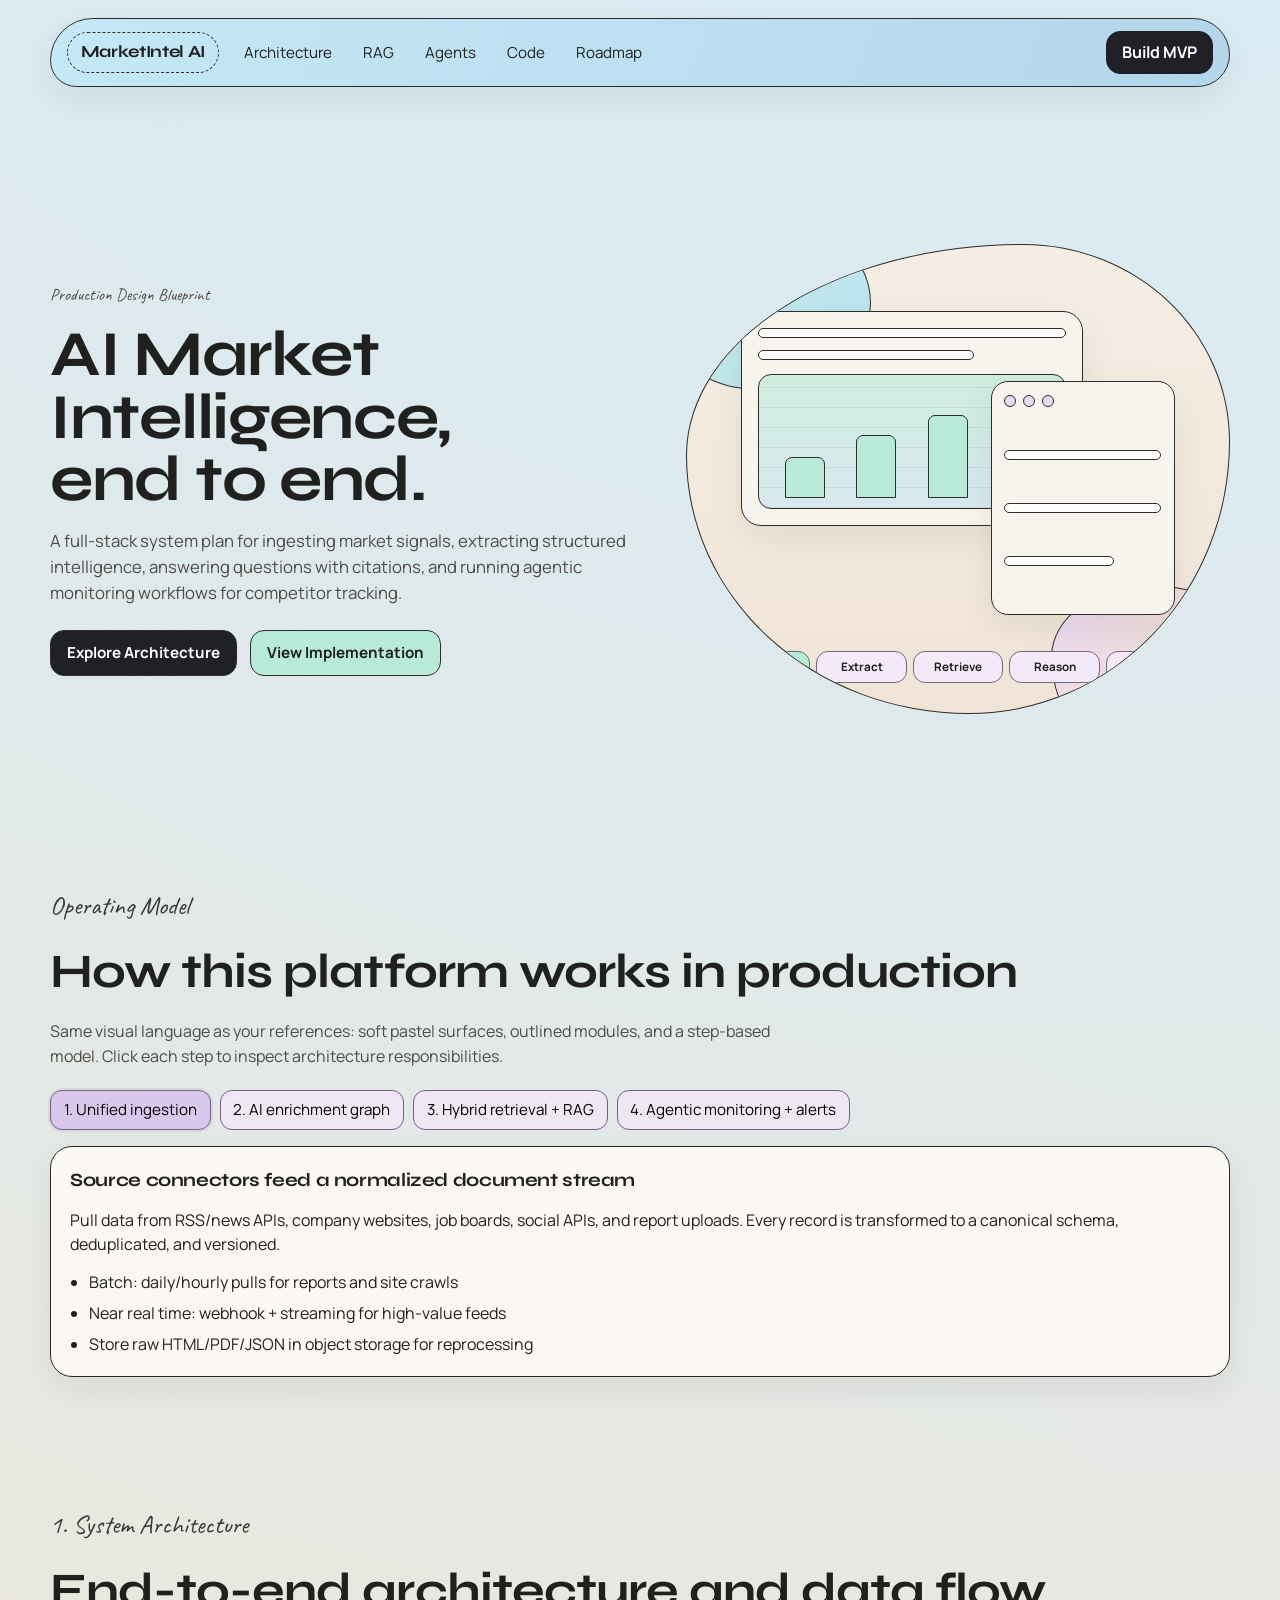
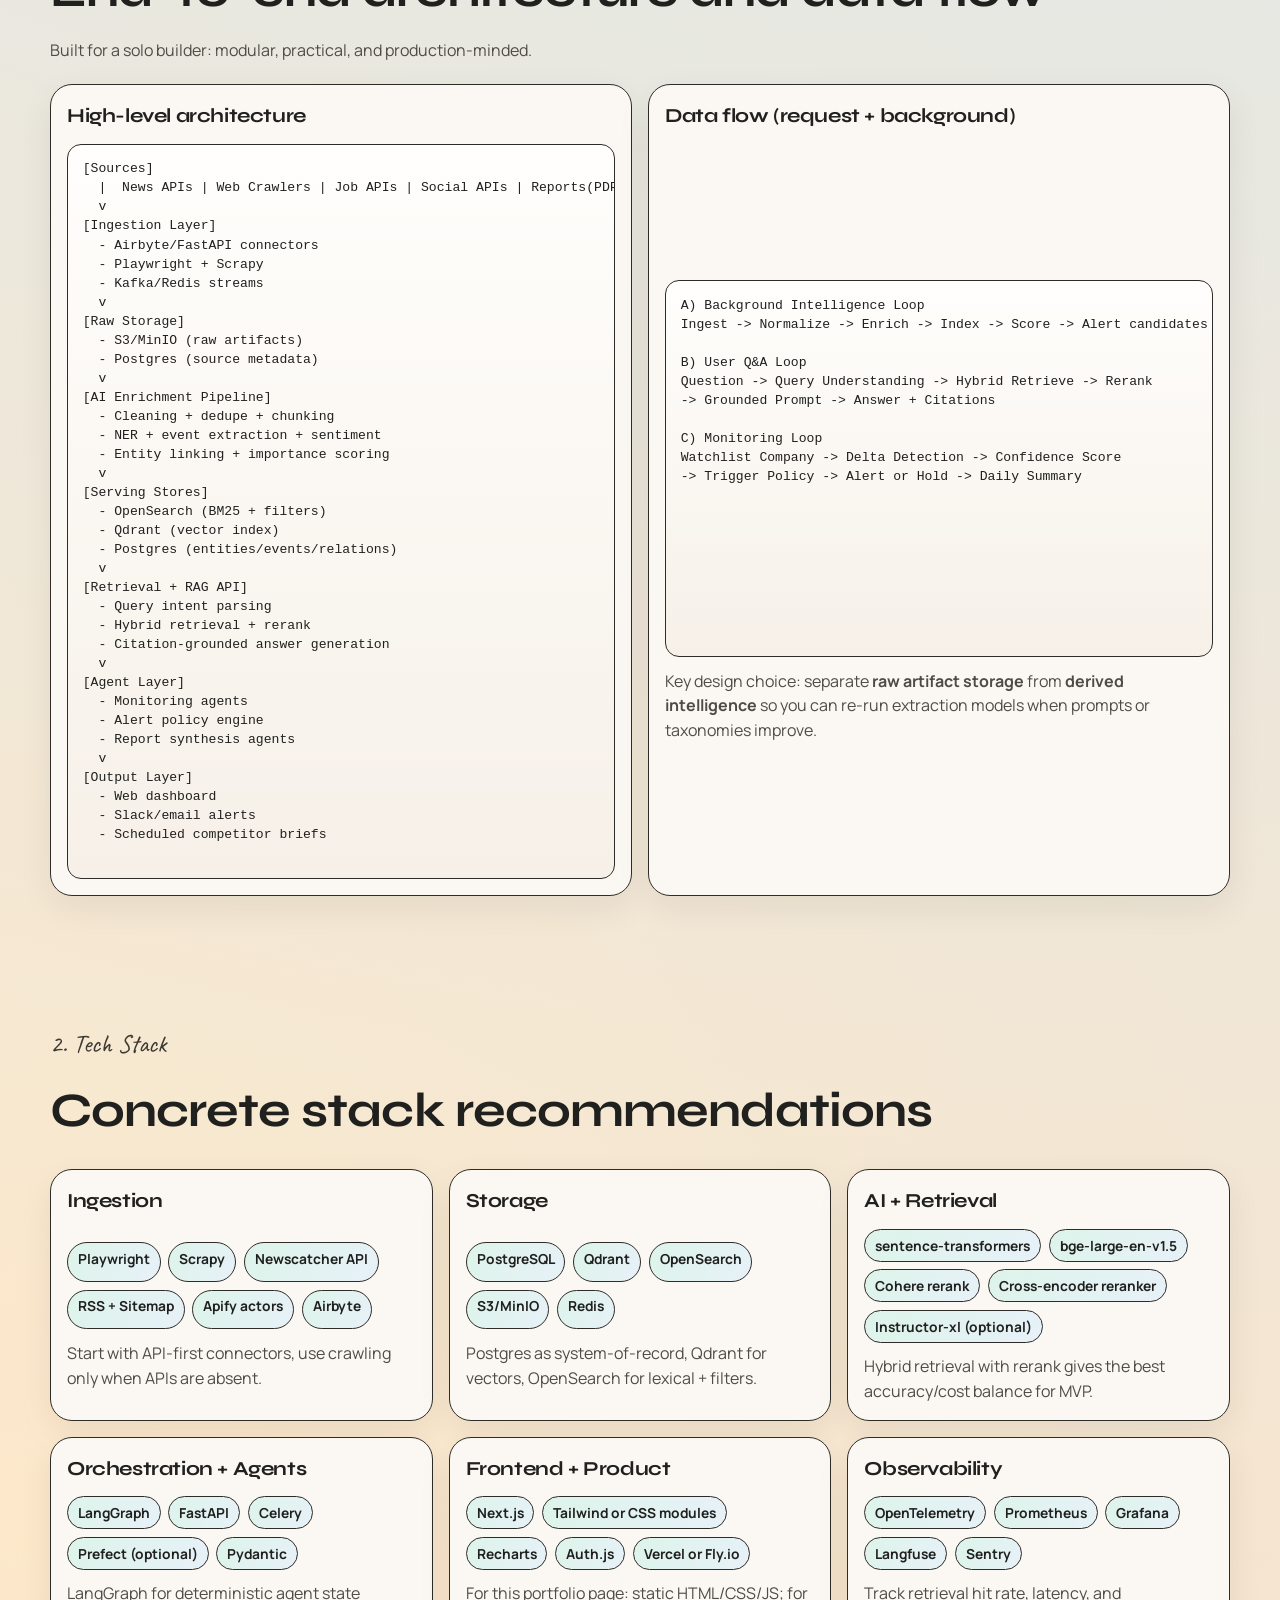
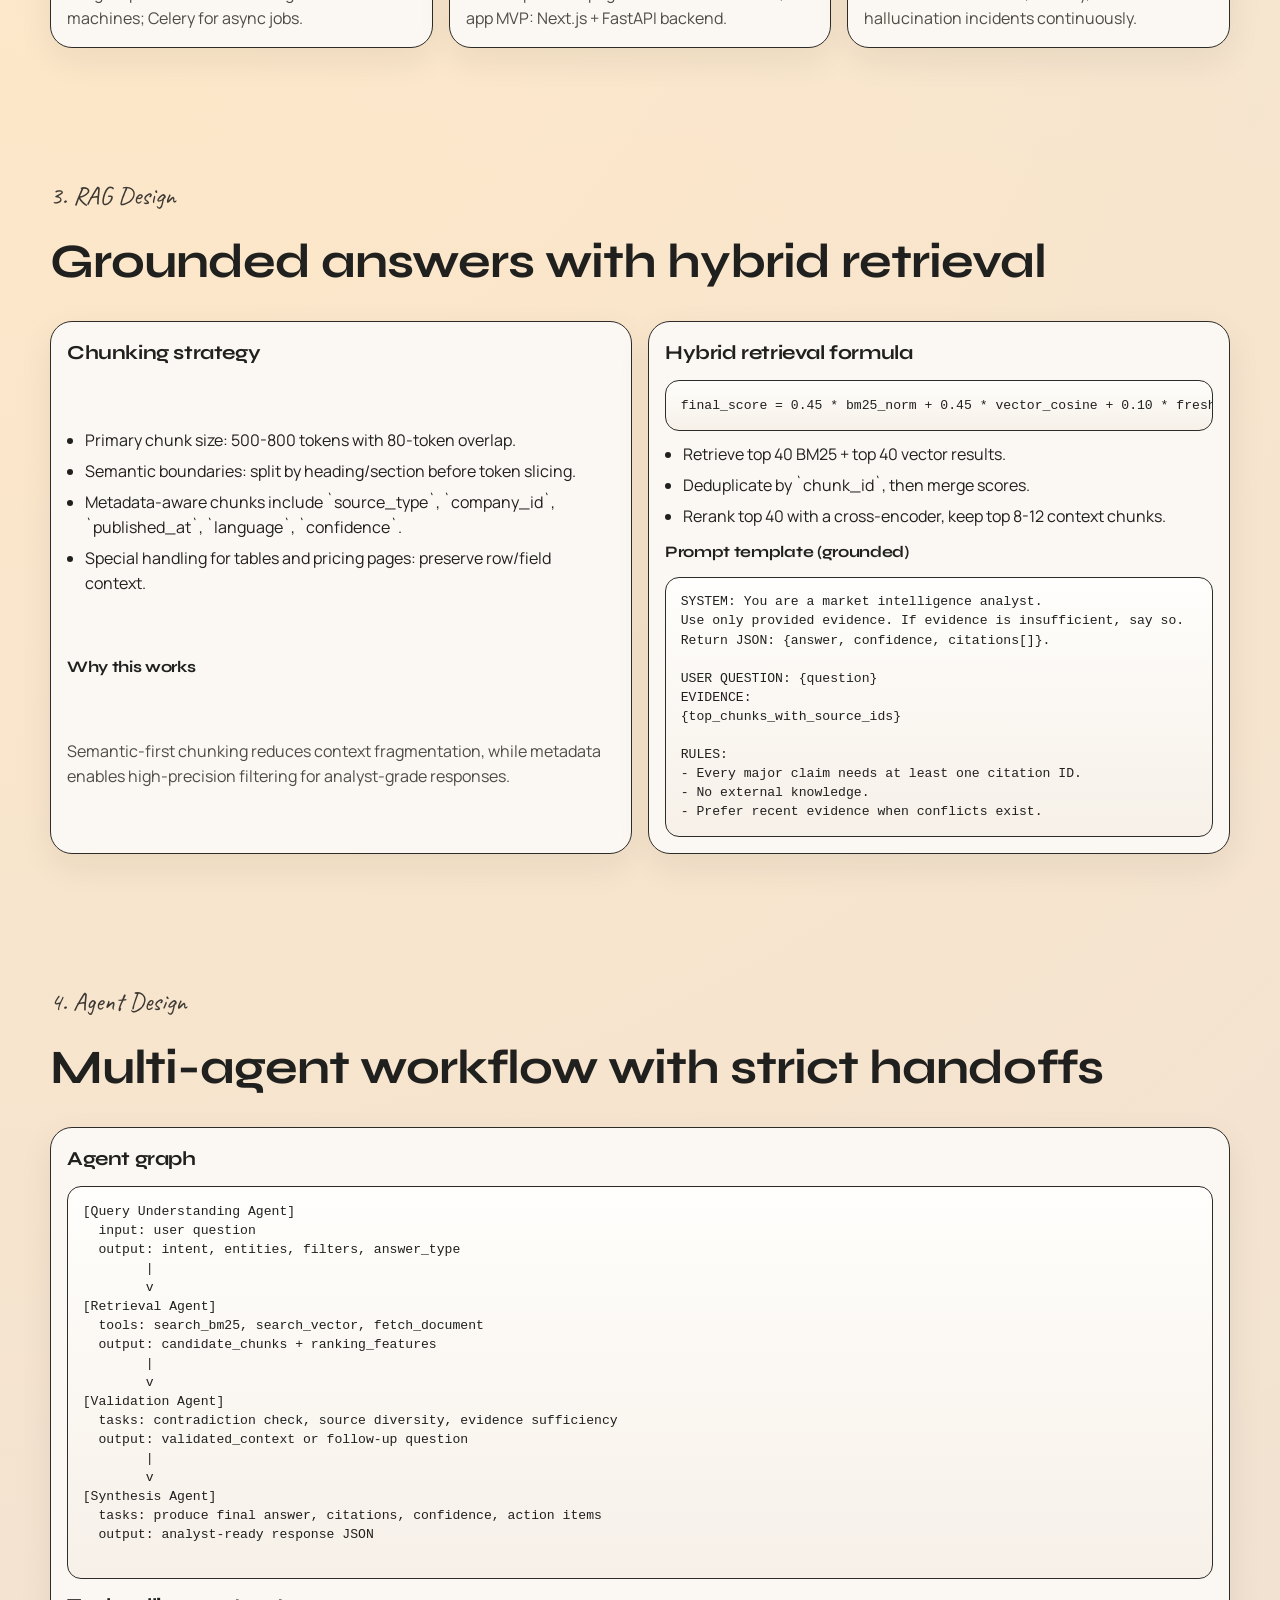
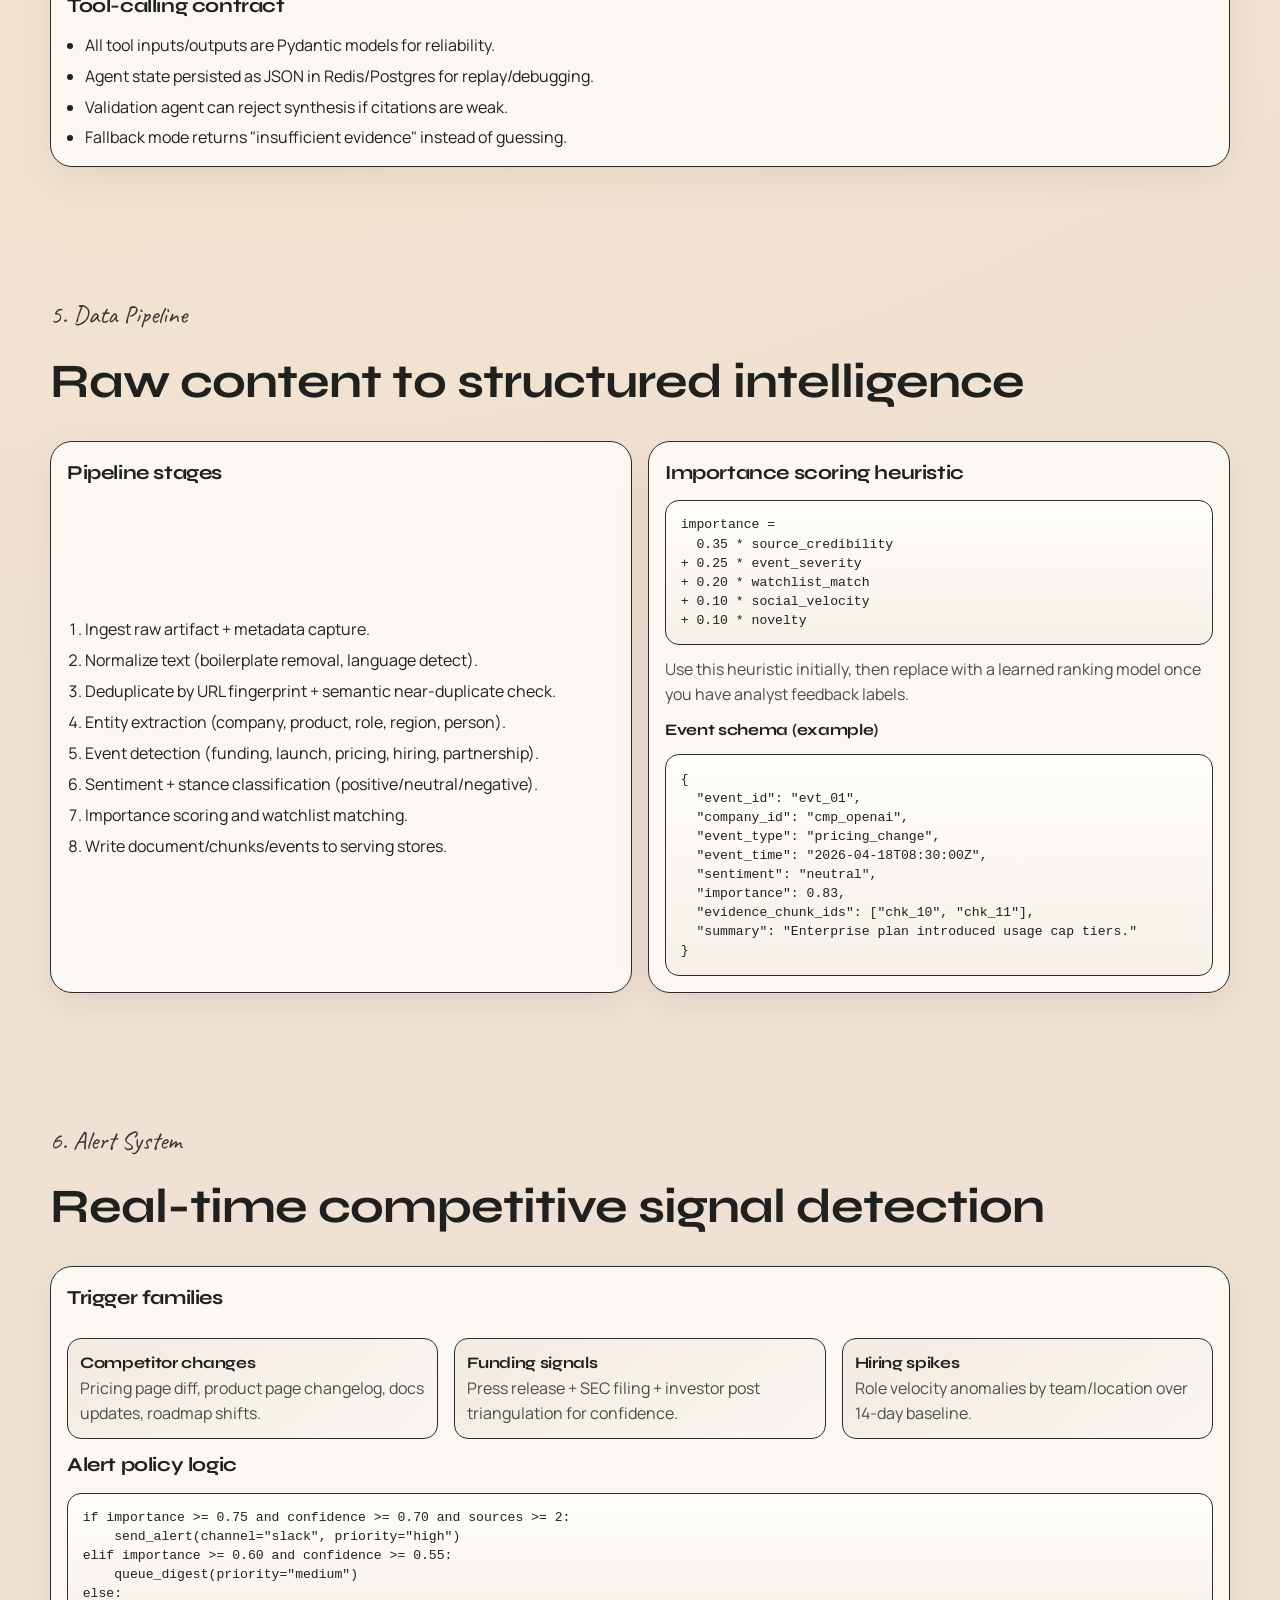
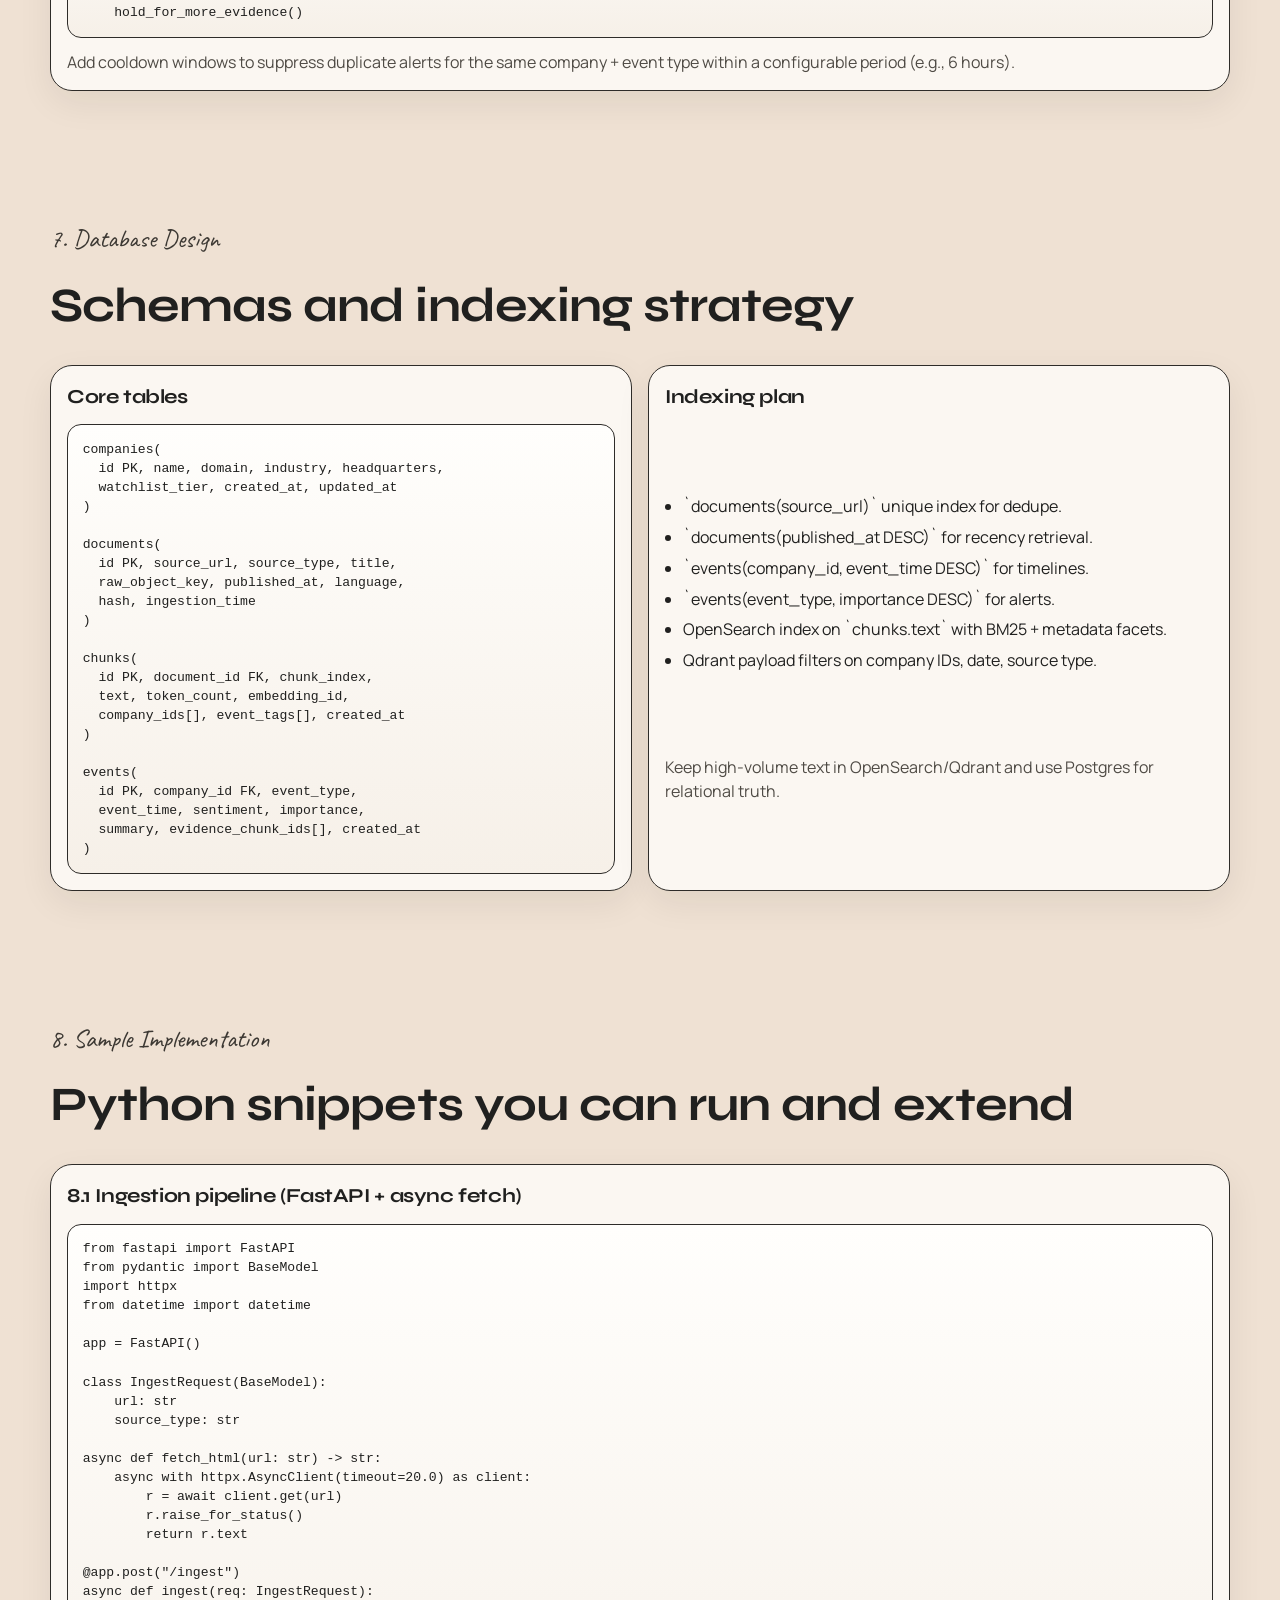
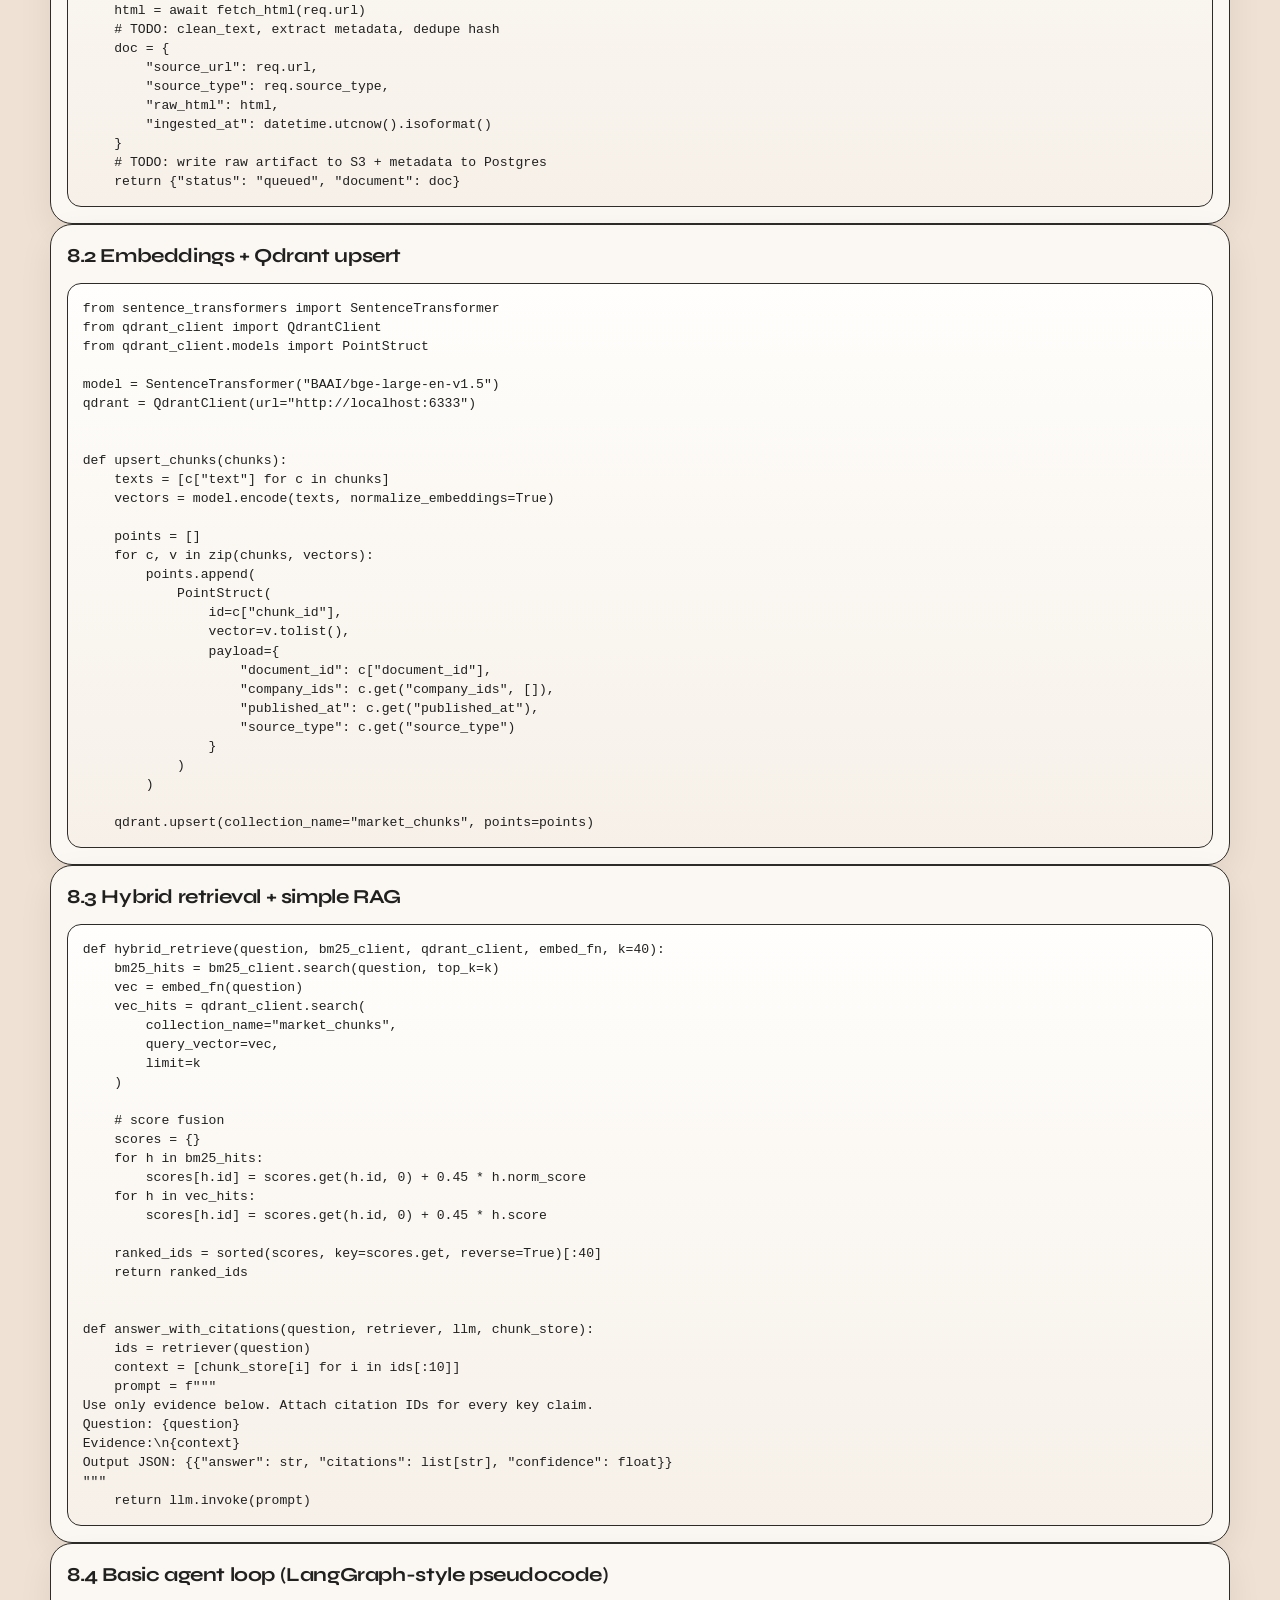
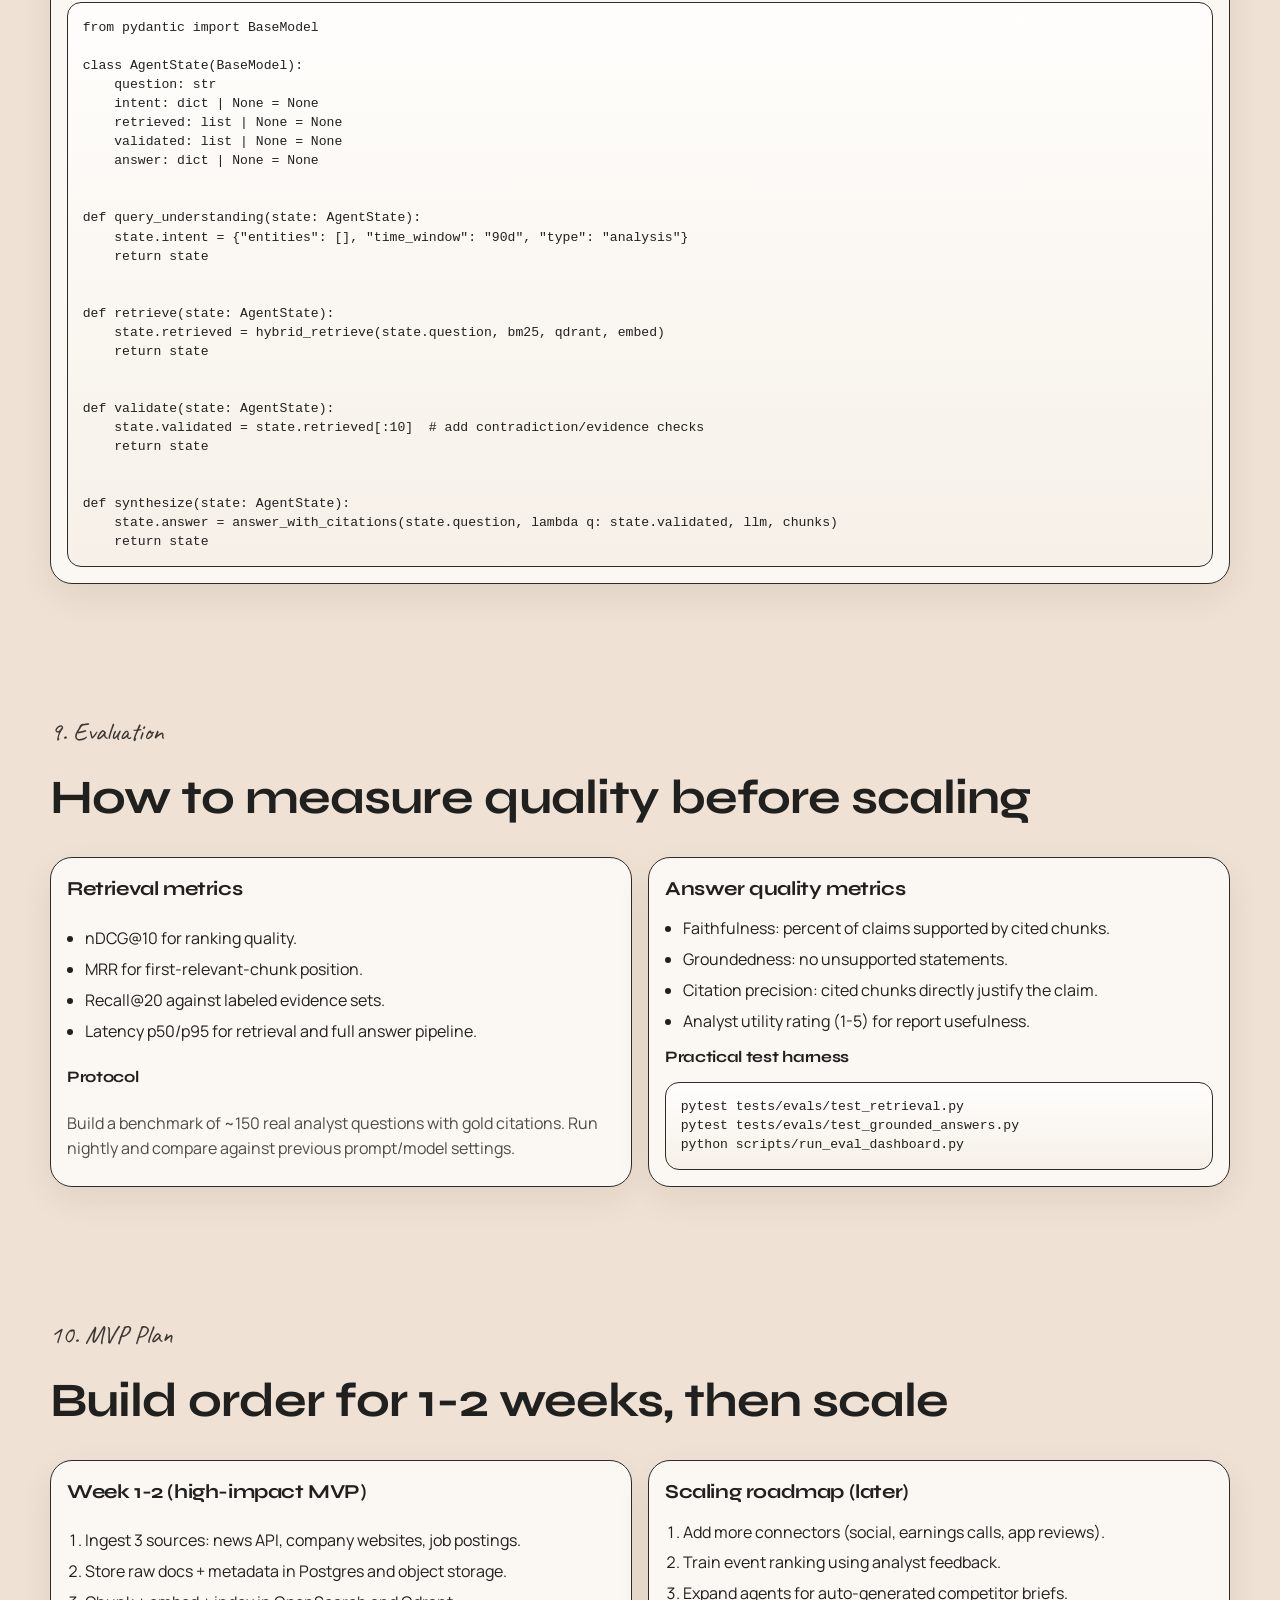
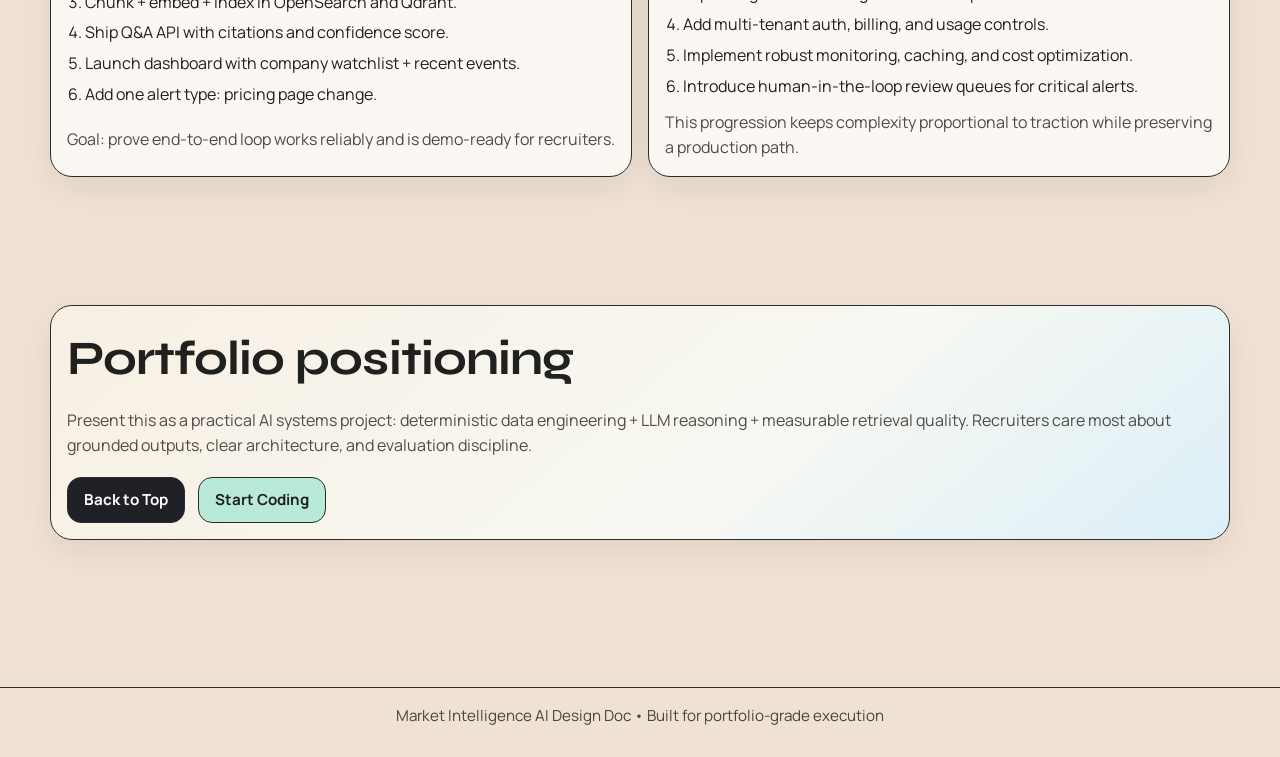
<file: index.html>
<!DOCTYPE html>
<html lang="en">
  <head>
    <meta charset="UTF-8" />
    <meta name="viewport" content="width=device-width, initial-scale=1.0" />
    <title>Market Intelligence AI | System Design + Build Plan</title>
    <link rel="preconnect" href="https://fonts.googleapis.com" />
    <link rel="preconnect" href="https://fonts.gstatic.com" crossorigin />
    <link
      href="https://fonts.googleapis.com/css2?family=Caveat:wght@500;700&family=Manrope:wght@400;500;600;700;800&family=Syne:wght@500;600;700;800&display=swap"
      rel="stylesheet"
    />
    <link rel="stylesheet" href="styles.css" />
  </head>
  <body>
    <div class="page-noise" aria-hidden="true"></div>

    <header class="topbar">
      <div class="nav-blob">
        <a class="brand" href="#top">MarketIntel AI</a>
        <nav>
          <a href="#architecture">Architecture</a>
          <a href="#rag">RAG</a>
          <a href="#agents">Agents</a>
          <a href="#implementation">Code</a>
          <a href="#mvp">Roadmap</a>
        </nav>
        <a class="cta" href="#mvp">Build MVP</a>
      </div>
    </header>

    <main id="top">
      <section class="hero section reveal">
        <div class="hero-copy">
          <p class="eyebrow">Production Design Blueprint</p>
          <h1>AI Market Intelligence,<br />end to end.</h1>
          <p>
            A full-stack system plan for ingesting market signals, extracting structured
            intelligence, answering questions with citations, and running agentic monitoring
            workflows for competitor tracking.
          </p>
          <div class="hero-actions">
            <a class="btn primary" href="#architecture">Explore Architecture</a>
            <a class="btn secondary" href="#implementation">View Implementation</a>
          </div>
        </div>

        <div class="hero-illustration" aria-hidden="true">
          <div class="blob blob-a"></div>
          <div class="blob blob-b"></div>
          <div class="panel main-panel">
            <div class="line"></div>
            <div class="line short"></div>
            <div class="chart">
              <span></span><span></span><span></span><span></span>
            </div>
          </div>
          <div class="panel side-panel">
            <div class="dot-row"><i></i><i></i><i></i></div>
            <div class="line"></div>
            <div class="line"></div>
            <div class="line short"></div>
          </div>
          <div class="workflow">
            <div class="node active">Ingest</div>
            <div class="node">Extract</div>
            <div class="node">Retrieve</div>
            <div class="node">Reason</div>
            <div class="node">Alert</div>
          </div>
        </div>
      </section>

      <section class="section operating reveal">
        <div class="section-head">
          <p class="eyebrow">Operating Model</p>
          <h2>How this platform works in production</h2>
          <p>
            Same visual language as your references: soft pastel surfaces, outlined modules,
            and a step-based model. Click each step to inspect architecture responsibilities.
          </p>
        </div>

        <div class="op-tabs" role="tablist" aria-label="Operating model steps">
          <button class="op-tab active" data-step="0">1. Unified ingestion</button>
          <button class="op-tab" data-step="1">2. AI enrichment graph</button>
          <button class="op-tab" data-step="2">3. Hybrid retrieval + RAG</button>
          <button class="op-tab" data-step="3">4. Agentic monitoring + alerts</button>
        </div>

        <div class="op-panel-wrap">
          <article class="op-panel active" data-panel="0">
            <h3>Source connectors feed a normalized document stream</h3>
            <p>
              Pull data from RSS/news APIs, company websites, job boards, social APIs, and
              report uploads. Every record is transformed to a canonical schema, deduplicated,
              and versioned.
            </p>
            <ul>
              <li>Batch: daily/hourly pulls for reports and site crawls</li>
              <li>Near real time: webhook + streaming for high-value feeds</li>
              <li>Store raw HTML/PDF/JSON in object storage for reprocessing</li>
            </ul>
          </article>

          <article class="op-panel" data-panel="1">
            <h3>AI enrichment converts text into structured intelligence</h3>
            <p>
              NLP pipelines detect companies, products, people, events, sentiment, and impact.
              Entity linking maps mentions to canonical company IDs to avoid duplicates.
            </p>
            <ul>
              <li>NER + relation extraction for who-did-what-when</li>
              <li>Event taxonomy: funding, launch, pricing, hiring, partnerships</li>
              <li>Importance scoring prioritizes analyst attention</li>
            </ul>
          </article>

          <article class="op-panel" data-panel="2">
            <h3>Q&A uses grounded retrieval with strict citation controls</h3>
            <p>
              Query understanding builds retrieval intents, then combines BM25 and vector search.
              Results are reranked and passed to a constrained synthesis prompt.
            </p>
            <ul>
              <li>Metadata filters: date, source quality, company, geography</li>
              <li>Cross-encoder rerank improves precision@k</li>
              <li>Every claim tied to source chunk IDs and links</li>
            </ul>
          </article>

          <article class="op-panel" data-panel="3">
            <h3>Agents monitor deltas and trigger scored alerts</h3>
            <p>
              Agents compare latest signals against baseline behavior. A rule + ML score gates
              whether to send an alert, generate a brief, or wait for more evidence.
            </p>
            <ul>
              <li>Detect pricing page changes with semantic diffs</li>
              <li>Hiring spike alerts from role velocity anomalies</li>
              <li>Daily/weekly digests with confidence and evidence</li>
            </ul>
          </article>
        </div>
      </section>

      <section id="architecture" class="section reveal">
        <div class="section-head">
          <p class="eyebrow">1. System Architecture</p>
          <h2>End-to-end architecture and data flow</h2>
          <p>Built for a solo builder: modular, practical, and production-minded.</p>
        </div>

        <div class="grid two">
          <article class="card">
            <h3>High-level architecture</h3>
            <pre class="ascii">
[Sources]
  |  News APIs | Web Crawlers | Job APIs | Social APIs | Reports(PDF)
  v
[Ingestion Layer]
  - Airbyte/FastAPI connectors
  - Playwright + Scrapy
  - Kafka/Redis streams
  v
[Raw Storage]
  - S3/MinIO (raw artifacts)
  - Postgres (source metadata)
  v
[AI Enrichment Pipeline]
  - Cleaning + dedupe + chunking
  - NER + event extraction + sentiment
  - Entity linking + importance scoring
  v
[Serving Stores]
  - OpenSearch (BM25 + filters)
  - Qdrant (vector index)
  - Postgres (entities/events/relations)
  v
[Retrieval + RAG API]
  - Query intent parsing
  - Hybrid retrieval + rerank
  - Citation-grounded answer generation
  v
[Agent Layer]
  - Monitoring agents
  - Alert policy engine
  - Report synthesis agents
  v
[Output Layer]
  - Web dashboard
  - Slack/email alerts
  - Scheduled competitor briefs
            </pre>
          </article>

          <article class="card">
            <h3>Data flow (request + background)</h3>
            <pre class="ascii">
A) Background Intelligence Loop
Ingest -> Normalize -> Enrich -> Index -> Score -> Alert candidates

B) User Q&A Loop
Question -> Query Understanding -> Hybrid Retrieve -> Rerank
-> Grounded Prompt -> Answer + Citations

C) Monitoring Loop
Watchlist Company -> Delta Detection -> Confidence Score
-> Trigger Policy -> Alert or Hold -> Daily Summary
            </pre>
            <p>
              Key design choice: separate <strong>raw artifact storage</strong> from
              <strong>derived intelligence</strong> so you can re-run extraction models when prompts
              or taxonomies improve.
            </p>
          </article>
        </div>
      </section>

      <section id="stack" class="section reveal">
        <div class="section-head">
          <p class="eyebrow">2. Tech Stack</p>
          <h2>Concrete stack recommendations</h2>
        </div>

        <div class="stack-grid">
          <article class="card chip-card">
            <h3>Ingestion</h3>
            <div class="chips">
              <span>Playwright</span>
              <span>Scrapy</span>
              <span>Newscatcher API</span>
              <span>RSS + Sitemap</span>
              <span>Apify actors</span>
              <span>Airbyte</span>
            </div>
            <p>Start with API-first connectors, use crawling only when APIs are absent.</p>
          </article>

          <article class="card chip-card">
            <h3>Storage</h3>
            <div class="chips">
              <span>PostgreSQL</span>
              <span>Qdrant</span>
              <span>OpenSearch</span>
              <span>S3/MinIO</span>
              <span>Redis</span>
            </div>
            <p>Postgres as system-of-record, Qdrant for vectors, OpenSearch for lexical + filters.</p>
          </article>

          <article class="card chip-card">
            <h3>AI + Retrieval</h3>
            <div class="chips">
              <span>sentence-transformers</span>
              <span>bge-large-en-v1.5</span>
              <span>Cohere rerank</span>
              <span>Cross-encoder reranker</span>
              <span>Instructor-xl (optional)</span>
            </div>
            <p>Hybrid retrieval with rerank gives the best accuracy/cost balance for MVP.</p>
          </article>

          <article class="card chip-card">
            <h3>Orchestration + Agents</h3>
            <div class="chips">
              <span>LangGraph</span>
              <span>FastAPI</span>
              <span>Celery</span>
              <span>Prefect (optional)</span>
              <span>Pydantic</span>
            </div>
            <p>LangGraph for deterministic agent state machines; Celery for async jobs.</p>
          </article>

          <article class="card chip-card">
            <h3>Frontend + Product</h3>
            <div class="chips">
              <span>Next.js</span>
              <span>Tailwind or CSS modules</span>
              <span>Recharts</span>
              <span>Auth.js</span>
              <span>Vercel or Fly.io</span>
            </div>
            <p>For this portfolio page: static HTML/CSS/JS; for app MVP: Next.js + FastAPI backend.</p>
          </article>

          <article class="card chip-card">
            <h3>Observability</h3>
            <div class="chips">
              <span>OpenTelemetry</span>
              <span>Prometheus</span>
              <span>Grafana</span>
              <span>Langfuse</span>
              <span>Sentry</span>
            </div>
            <p>Track retrieval hit rate, latency, and hallucination incidents continuously.</p>
          </article>
        </div>
      </section>

      <section id="rag" class="section reveal">
        <div class="section-head">
          <p class="eyebrow">3. RAG Design</p>
          <h2>Grounded answers with hybrid retrieval</h2>
        </div>

        <div class="grid two">
          <article class="card">
            <h3>Chunking strategy</h3>
            <ul>
              <li>Primary chunk size: 500-800 tokens with 80-token overlap.</li>
              <li>Semantic boundaries: split by heading/section before token slicing.</li>
              <li>Metadata-aware chunks include `source_type`, `company_id`, `published_at`, `language`, `confidence`.</li>
              <li>Special handling for tables and pricing pages: preserve row/field context.</li>
            </ul>
            <h4>Why this works</h4>
            <p>
              Semantic-first chunking reduces context fragmentation, while metadata enables high-precision
              filtering for analyst-grade responses.
            </p>
          </article>

          <article class="card">
            <h3>Hybrid retrieval formula</h3>
            <pre><code>final_score = 0.45 * bm25_norm + 0.45 * vector_cosine + 0.10 * freshness_boost</code></pre>
            <ul>
              <li>Retrieve top 40 BM25 + top 40 vector results.</li>
              <li>Deduplicate by `chunk_id`, then merge scores.</li>
              <li>Rerank top 40 with a cross-encoder, keep top 8-12 context chunks.</li>
            </ul>
            <h4>Prompt template (grounded)</h4>
            <pre><code>SYSTEM: You are a market intelligence analyst.
Use only provided evidence. If evidence is insufficient, say so.
Return JSON: {answer, confidence, citations[]}.

USER QUESTION: {question}
EVIDENCE:
{top_chunks_with_source_ids}

RULES:
- Every major claim needs at least one citation ID.
- No external knowledge.
- Prefer recent evidence when conflicts exist.</code></pre>
          </article>
        </div>
      </section>

      <section id="agents" class="section reveal">
        <div class="section-head">
          <p class="eyebrow">4. Agent Design</p>
          <h2>Multi-agent workflow with strict handoffs</h2>
        </div>

        <article class="card">
          <h3>Agent graph</h3>
          <pre class="ascii">
[Query Understanding Agent]
  input: user question
  output: intent, entities, filters, answer_type
        |
        v
[Retrieval Agent]
  tools: search_bm25, search_vector, fetch_document
  output: candidate_chunks + ranking_features
        |
        v
[Validation Agent]
  tasks: contradiction check, source diversity, evidence sufficiency
  output: validated_context or follow-up question
        |
        v
[Synthesis Agent]
  tasks: produce final answer, citations, confidence, action items
  output: analyst-ready response JSON
          </pre>

          <h3>Tool-calling contract</h3>
          <ul>
            <li>All tool inputs/outputs are Pydantic models for reliability.</li>
            <li>Agent state persisted as JSON in Redis/Postgres for replay/debugging.</li>
            <li>Validation agent can reject synthesis if citations are weak.</li>
            <li>Fallback mode returns "insufficient evidence" instead of guessing.</li>
          </ul>
        </article>
      </section>

      <section id="pipeline" class="section reveal">
        <div class="section-head">
          <p class="eyebrow">5. Data Pipeline</p>
          <h2>Raw content to structured intelligence</h2>
        </div>

        <div class="grid two">
          <article class="card">
            <h3>Pipeline stages</h3>
            <ol>
              <li>Ingest raw artifact + metadata capture.</li>
              <li>Normalize text (boilerplate removal, language detect).</li>
              <li>Deduplicate by URL fingerprint + semantic near-duplicate check.</li>
              <li>Entity extraction (company, product, role, region, person).</li>
              <li>Event detection (funding, launch, pricing, hiring, partnership).</li>
              <li>Sentiment + stance classification (positive/neutral/negative).</li>
              <li>Importance scoring and watchlist matching.</li>
              <li>Write document/chunks/events to serving stores.</li>
            </ol>
          </article>

          <article class="card">
            <h3>Importance scoring heuristic</h3>
            <pre><code>importance =
  0.35 * source_credibility
+ 0.25 * event_severity
+ 0.20 * watchlist_match
+ 0.10 * social_velocity
+ 0.10 * novelty</code></pre>
            <p>
              Use this heuristic initially, then replace with a learned ranking model once you have
              analyst feedback labels.
            </p>
            <h4>Event schema (example)</h4>
            <pre><code>{
  "event_id": "evt_01",
  "company_id": "cmp_openai",
  "event_type": "pricing_change",
  "event_time": "2026-04-18T08:30:00Z",
  "sentiment": "neutral",
  "importance": 0.83,
  "evidence_chunk_ids": ["chk_10", "chk_11"],
  "summary": "Enterprise plan introduced usage cap tiers."
}</code></pre>
          </article>
        </div>
      </section>

      <section id="alerts" class="section reveal">
        <div class="section-head">
          <p class="eyebrow">6. Alert System</p>
          <h2>Real-time competitive signal detection</h2>
        </div>

        <article class="card">
          <h3>Trigger families</h3>
          <div class="grid three">
            <div class="mini-card">
              <h4>Competitor changes</h4>
              <p>Pricing page diff, product page changelog, docs updates, roadmap shifts.</p>
            </div>
            <div class="mini-card">
              <h4>Funding signals</h4>
              <p>Press release + SEC filing + investor post triangulation for confidence.</p>
            </div>
            <div class="mini-card">
              <h4>Hiring spikes</h4>
              <p>Role velocity anomalies by team/location over 14-day baseline.</p>
            </div>
          </div>

          <h3>Alert policy logic</h3>
          <pre><code>if importance >= 0.75 and confidence >= 0.70 and sources >= 2:
    send_alert(channel="slack", priority="high")
elif importance >= 0.60 and confidence >= 0.55:
    queue_digest(priority="medium")
else:
    hold_for_more_evidence()</code></pre>

          <p>
            Add cooldown windows to suppress duplicate alerts for the same company + event type
            within a configurable period (e.g., 6 hours).
          </p>
        </article>
      </section>

      <section id="database" class="section reveal">
        <div class="section-head">
          <p class="eyebrow">7. Database Design</p>
          <h2>Schemas and indexing strategy</h2>
        </div>

        <div class="grid two">
          <article class="card">
            <h3>Core tables</h3>
            <pre><code>companies(
  id PK, name, domain, industry, headquarters,
  watchlist_tier, created_at, updated_at
)

documents(
  id PK, source_url, source_type, title,
  raw_object_key, published_at, language,
  hash, ingestion_time
)

chunks(
  id PK, document_id FK, chunk_index,
  text, token_count, embedding_id,
  company_ids[], event_tags[], created_at
)

events(
  id PK, company_id FK, event_type,
  event_time, sentiment, importance,
  summary, evidence_chunk_ids[], created_at
)</code></pre>
          </article>

          <article class="card">
            <h3>Indexing plan</h3>
            <ul>
              <li>`documents(source_url)` unique index for dedupe.</li>
              <li>`documents(published_at DESC)` for recency retrieval.</li>
              <li>`events(company_id, event_time DESC)` for timelines.</li>
              <li>`events(event_type, importance DESC)` for alerts.</li>
              <li>OpenSearch index on `chunks.text` with BM25 + metadata facets.</li>
              <li>Qdrant payload filters on company IDs, date, source type.</li>
            </ul>
            <p>
              Keep high-volume text in OpenSearch/Qdrant and use Postgres for relational truth.
            </p>
          </article>
        </div>
      </section>

      <section id="implementation" class="section reveal">
        <div class="section-head">
          <p class="eyebrow">8. Sample Implementation</p>
          <h2>Python snippets you can run and extend</h2>
        </div>

        <article class="card code-block">
          <h3>8.1 Ingestion pipeline (FastAPI + async fetch)</h3>
          <pre><code class="language-python">from fastapi import FastAPI
from pydantic import BaseModel
import httpx
from datetime import datetime

app = FastAPI()

class IngestRequest(BaseModel):
    url: str
    source_type: str

async def fetch_html(url: str) -> str:
    async with httpx.AsyncClient(timeout=20.0) as client:
        r = await client.get(url)
        r.raise_for_status()
        return r.text

@app.post("/ingest")
async def ingest(req: IngestRequest):
    html = await fetch_html(req.url)
    # TODO: clean_text, extract metadata, dedupe hash
    doc = {
        "source_url": req.url,
        "source_type": req.source_type,
        "raw_html": html,
        "ingested_at": datetime.utcnow().isoformat()
    }
    # TODO: write raw artifact to S3 + metadata to Postgres
    return {"status": "queued", "document": doc}</code></pre>
        </article>

        <article class="card code-block">
          <h3>8.2 Embeddings + Qdrant upsert</h3>
          <pre><code class="language-python">from sentence_transformers import SentenceTransformer
from qdrant_client import QdrantClient
from qdrant_client.models import PointStruct

model = SentenceTransformer("BAAI/bge-large-en-v1.5")
qdrant = QdrantClient(url="http://localhost:6333")


def upsert_chunks(chunks):
    texts = [c["text"] for c in chunks]
    vectors = model.encode(texts, normalize_embeddings=True)

    points = []
    for c, v in zip(chunks, vectors):
        points.append(
            PointStruct(
                id=c["chunk_id"],
                vector=v.tolist(),
                payload={
                    "document_id": c["document_id"],
                    "company_ids": c.get("company_ids", []),
                    "published_at": c.get("published_at"),
                    "source_type": c.get("source_type")
                }
            )
        )

    qdrant.upsert(collection_name="market_chunks", points=points)</code></pre>
        </article>

        <article class="card code-block">
          <h3>8.3 Hybrid retrieval + simple RAG</h3>
          <pre><code class="language-python">def hybrid_retrieve(question, bm25_client, qdrant_client, embed_fn, k=40):
    bm25_hits = bm25_client.search(question, top_k=k)
    vec = embed_fn(question)
    vec_hits = qdrant_client.search(
        collection_name="market_chunks",
        query_vector=vec,
        limit=k
    )

    # score fusion
    scores = {}
    for h in bm25_hits:
        scores[h.id] = scores.get(h.id, 0) + 0.45 * h.norm_score
    for h in vec_hits:
        scores[h.id] = scores.get(h.id, 0) + 0.45 * h.score

    ranked_ids = sorted(scores, key=scores.get, reverse=True)[:40]
    return ranked_ids


def answer_with_citations(question, retriever, llm, chunk_store):
    ids = retriever(question)
    context = [chunk_store[i] for i in ids[:10]]
    prompt = f"""
Use only evidence below. Attach citation IDs for every key claim.
Question: {question}
Evidence:\n{context}
Output JSON: {{"answer": str, "citations": list[str], "confidence": float}}
"""
    return llm.invoke(prompt)</code></pre>
        </article>

        <article class="card code-block">
          <h3>8.4 Basic agent loop (LangGraph-style pseudocode)</h3>
          <pre><code class="language-python">from pydantic import BaseModel

class AgentState(BaseModel):
    question: str
    intent: dict | None = None
    retrieved: list | None = None
    validated: list | None = None
    answer: dict | None = None


def query_understanding(state: AgentState):
    state.intent = {"entities": [], "time_window": "90d", "type": "analysis"}
    return state


def retrieve(state: AgentState):
    state.retrieved = hybrid_retrieve(state.question, bm25, qdrant, embed)
    return state


def validate(state: AgentState):
    state.validated = state.retrieved[:10]  # add contradiction/evidence checks
    return state


def synthesize(state: AgentState):
    state.answer = answer_with_citations(state.question, lambda q: state.validated, llm, chunks)
    return state</code></pre>
        </article>
      </section>

      <section id="evaluation" class="section reveal">
        <div class="section-head">
          <p class="eyebrow">9. Evaluation</p>
          <h2>How to measure quality before scaling</h2>
        </div>

        <div class="grid two">
          <article class="card">
            <h3>Retrieval metrics</h3>
            <ul>
              <li>nDCG@10 for ranking quality.</li>
              <li>MRR for first-relevant-chunk position.</li>
              <li>Recall@20 against labeled evidence sets.</li>
              <li>Latency p50/p95 for retrieval and full answer pipeline.</li>
            </ul>
            <h4>Protocol</h4>
            <p>
              Build a benchmark of ~150 real analyst questions with gold citations. Run nightly and
              compare against previous prompt/model settings.
            </p>
          </article>

          <article class="card">
            <h3>Answer quality metrics</h3>
            <ul>
              <li>Faithfulness: percent of claims supported by cited chunks.</li>
              <li>Groundedness: no unsupported statements.</li>
              <li>Citation precision: cited chunks directly justify the claim.</li>
              <li>Analyst utility rating (1-5) for report usefulness.</li>
            </ul>
            <h4>Practical test harness</h4>
            <pre><code>pytest tests/evals/test_retrieval.py
pytest tests/evals/test_grounded_answers.py
python scripts/run_eval_dashboard.py</code></pre>
          </article>
        </div>
      </section>

      <section id="mvp" class="section reveal">
        <div class="section-head">
          <p class="eyebrow">10. MVP Plan</p>
          <h2>Build order for 1-2 weeks, then scale</h2>
        </div>

        <div class="grid two">
          <article class="card">
            <h3>Week 1-2 (high-impact MVP)</h3>
            <ol>
              <li>Ingest 3 sources: news API, company websites, job postings.</li>
              <li>Store raw docs + metadata in Postgres and object storage.</li>
              <li>Chunk + embed + index in OpenSearch and Qdrant.</li>
              <li>Ship Q&A API with citations and confidence score.</li>
              <li>Launch dashboard with company watchlist + recent events.</li>
              <li>Add one alert type: pricing page change.</li>
            </ol>
            <p>
              Goal: prove end-to-end loop works reliably and is demo-ready for recruiters.
            </p>
          </article>

          <article class="card">
            <h3>Scaling roadmap (later)</h3>
            <ol>
              <li>Add more connectors (social, earnings calls, app reviews).</li>
              <li>Train event ranking using analyst feedback.</li>
              <li>Expand agents for auto-generated competitor briefs.</li>
              <li>Add multi-tenant auth, billing, and usage controls.</li>
              <li>Implement robust monitoring, caching, and cost optimization.</li>
              <li>Introduce human-in-the-loop review queues for critical alerts.</li>
            </ol>
            <p>
              This progression keeps complexity proportional to traction while preserving a
              production path.
            </p>
          </article>
        </div>
      </section>

      <section class="section final-note reveal">
        <article class="card">
          <h2>Portfolio positioning</h2>
          <p>
            Present this as a practical AI systems project: deterministic data engineering + LLM
            reasoning + measurable retrieval quality. Recruiters care most about grounded outputs,
            clear architecture, and evaluation discipline.
          </p>
          <div class="hero-actions">
            <a class="btn primary" href="#top">Back to Top</a>
            <a class="btn secondary" href="#implementation">Start Coding</a>
          </div>
        </article>
      </section>
    </main>

    <footer class="footer">
      <p>Market Intelligence AI Design Doc • Built for portfolio-grade execution</p>
    </footer>

    <script src="script.js"></script>
  </body>
</html>
</file>
<file: styles.css>
:root {
  --bg: #efe1d3;
  --bg-alt: #f5f2ed;
  --ink: #20201f;
  --ink-muted: #4f4b45;
  --line: #2e2c29;
  --mint: #b8ead7;
  --sky: #b8ddf1;
  --lilac: #eadbf4;
  --sand: #f2dcb9;
  --panel: #fbf7f2;
  --max: 1180px;
  --radius: 22px;
  --shadow: 0 12px 35px rgba(24, 22, 20, 0.07);
}

* {
  box-sizing: border-box;
}

html {
  scroll-behavior: smooth;
}

body {
  margin: 0;
  font-family: "Manrope", "Avenir Next", "Segoe UI", sans-serif;
  color: var(--ink);
  background: radial-gradient(circle at 85% -10%, #d2efff 0%, transparent 35%),
    radial-gradient(circle at 8% 25%, #ffe8c8 0%, transparent 28%),
    var(--bg);
  line-height: 1.55;
  overflow-x: hidden;
}

.page-noise {
  position: fixed;
  inset: 0;
  pointer-events: none;
  opacity: 0.22;
  background-image: radial-gradient(rgba(32, 32, 31, 0.07) 0.6px, transparent 0.6px);
  background-size: 5px 5px;
  z-index: -1;
}

h1,
h2,
h3,
h4,
.brand {
  font-family: "Syne", "Trebuchet MS", sans-serif;
  letter-spacing: -0.02em;
  margin: 0;
}

p {
  margin: 0;
}

ul,
ol {
  padding-left: 1.15rem;
  margin: 0;
}

li + li {
  margin-top: 0.38rem;
}

.topbar {
  padding: 1.1rem 1.2rem 0;
  position: sticky;
  top: 0;
  z-index: 80;
}

.nav-blob {
  max-width: var(--max);
  margin: 0 auto;
  border: 1.8px solid var(--line);
  background: linear-gradient(110deg, #c5e8f8, #b4d6ea);
  border-radius: 999px 860px 760px 620px;
  padding: 0.75rem 1rem;
  display: flex;
  align-items: center;
  gap: 1rem;
  box-shadow: var(--shadow);
}

.brand {
  text-decoration: none;
  color: var(--ink);
  font-size: 1.06rem;
  font-weight: 700;
  border: 1.8px dashed var(--line);
  border-radius: 999px;
  padding: 0.38rem 0.8rem;
  white-space: nowrap;
}

.topbar nav {
  display: flex;
  gap: 0.85rem;
  flex-wrap: wrap;
}

.topbar nav a {
  text-decoration: none;
  color: var(--ink);
  padding: 0.3rem 0.55rem;
  border-radius: 10px;
  font-size: 0.95rem;
}

.topbar nav a:hover {
  background: rgba(255, 255, 255, 0.5);
}

.cta {
  margin-left: auto;
  text-decoration: none;
  color: #fff;
  background: #1f2126;
  border: 1.8px solid #1f2126;
  padding: 0.52rem 0.95rem;
  border-radius: 14px;
  font-weight: 700;
  white-space: nowrap;
}

main {
  padding: 1.1rem 1.2rem 5.2rem;
}

.section {
  max-width: var(--max);
  margin: 0 auto;
  padding: 4rem 0;
}

.hero {
  display: grid;
  grid-template-columns: 1.05fr 0.95fr;
  gap: 2.2rem;
  align-items: center;
  min-height: 85vh;
  padding-top: 3rem;
}

.hero-copy {
  display: grid;
  gap: 1rem;
}

.eyebrow {
  font-family: "Caveat", cursive;
  font-size: 1.6rem;
  color: #3c3833;
}

.hero h1 {
  font-size: clamp(2.2rem, 5vw, 4.4rem);
  line-height: 0.98;
}

.hero p {
  max-width: 62ch;
  font-size: 1.05rem;
  color: var(--ink-muted);
}

.hero-actions {
  display: flex;
  flex-wrap: wrap;
  gap: 0.8rem;
  margin-top: 0.5rem;
}

.btn {
  text-decoration: none;
  border-radius: 14px;
  border: 1.8px solid var(--line);
  padding: 0.65rem 1rem;
  font-weight: 700;
  font-size: 0.95rem;
}

.btn.primary {
  background: #1f2126;
  color: #fff;
}

.btn.secondary {
  background: var(--mint);
  color: var(--ink);
}

.hero-illustration {
  position: relative;
  min-height: 470px;
  border: 1.8px solid var(--line);
  border-radius: 62% 38% 48% 52% / 45% 42% 58% 55%;
  background: linear-gradient(180deg, #f5eee5, #f0e4d6);
  padding: 1.4rem;
  overflow: hidden;
}

.blob {
  position: absolute;
  border: 1.6px solid var(--line);
  border-radius: 45% 55% 55% 45% / 40% 52% 48% 60%;
}

.blob-a {
  width: 220px;
  height: 180px;
  background: linear-gradient(120deg, #c2eddd, #bde2f5);
  left: -36px;
  top: -36px;
}

.blob-b {
  width: 220px;
  height: 180px;
  background: linear-gradient(120deg, #eadbf4, #f6dcb8);
  right: -42px;
  bottom: -52px;
}

.panel {
  position: absolute;
  border: 1.8px solid var(--line);
  background: #f7f4ee;
  box-shadow: var(--shadow);
}

.main-panel {
  width: 63%;
  height: 46%;
  left: 10%;
  top: 14%;
  border-radius: 20px;
  padding: 1rem;
  display: grid;
  gap: 0.7rem;
}

.side-panel {
  width: 34%;
  height: 50%;
  right: 10%;
  bottom: 21%;
  border-radius: 17px;
  padding: 0.8rem;
  display: grid;
  gap: 0.52rem;
}

.line {
  height: 10px;
  border-radius: 20px;
  border: 1.6px solid var(--line);
  background: #fefefe;
}

.line.short {
  width: 70%;
}

.chart {
  margin-top: auto;
  height: 135px;
  border: 1.7px solid var(--line);
  border-radius: 13px;
  background: repeating-linear-gradient(
      0deg,
      rgba(46, 44, 41, 0.08),
      rgba(46, 44, 41, 0.08) 1px,
      transparent 1px,
      transparent 20px
    ),
    linear-gradient(180deg, rgba(184, 234, 215, 0.65), rgba(184, 221, 241, 0.5));
  display: flex;
  align-items: flex-end;
  justify-content: space-around;
  padding: 0.6rem;
}

.chart span {
  width: 14%;
  border: 1.5px solid var(--line);
  border-radius: 7px 7px 0 0;
  background: rgba(184, 234, 215, 0.94);
}

.chart span:nth-child(1) {
  height: 36%;
}

.chart span:nth-child(2) {
  height: 56%;
}

.chart span:nth-child(3) {
  height: 73%;
}

.chart span:nth-child(4) {
  height: 90%;
}

.dot-row {
  display: flex;
  gap: 0.42rem;
}

.dot-row i {
  width: 12px;
  height: 12px;
  border: 1.3px solid var(--line);
  border-radius: 50%;
  background: var(--lilac);
}

.workflow {
  position: absolute;
  left: 6%;
  right: 6%;
  bottom: 6.5%;
  display: grid;
  grid-template-columns: repeat(5, minmax(0, 1fr));
  gap: 0.38rem;
}

.node {
  text-align: center;
  border: 1.6px solid #73687d;
  background: #f3e9f8;
  border-radius: 12px;
  padding: 0.36rem 0.26rem;
  font-size: 0.73rem;
  font-weight: 700;
}

.node.active {
  background: var(--mint);
  border-color: #5b7868;
}

.section-head {
  display: grid;
  gap: 0.6rem;
  margin-bottom: 1.35rem;
}

.section h2 {
  font-size: clamp(1.7rem, 4vw, 3rem);
}

.section-head p:last-child {
  color: var(--ink-muted);
  max-width: 72ch;
}

.operating {
  padding-top: 1rem;
}

.op-tabs {
  display: flex;
  flex-wrap: wrap;
  gap: 0.56rem;
  margin-bottom: 1rem;
}

.op-tab {
  border: 1.6px solid #765f87;
  background: #efe6f6;
  border-radius: 12px;
  padding: 0.52rem 0.8rem;
  font-family: inherit;
  font-size: 0.95rem;
  cursor: pointer;
}

.op-tab.active {
  background: #d9c8eb;
  box-shadow: 0 0 0 2px rgba(118, 95, 135, 0.1);
}

.op-panel-wrap {
  border: 1.8px solid var(--line);
  border-radius: var(--radius);
  background: var(--panel);
  padding: 1.2rem;
  box-shadow: var(--shadow);
}

.op-panel {
  display: none;
  gap: 0.8rem;
}

.op-panel.active {
  display: grid;
}

.grid {
  display: grid;
  gap: 1rem;
}

.grid.two {
  grid-template-columns: repeat(2, minmax(0, 1fr));
}

.grid.three {
  grid-template-columns: repeat(3, minmax(0, 1fr));
  margin-top: 0.8rem;
}

.stack-grid {
  display: grid;
  gap: 1rem;
  grid-template-columns: repeat(3, minmax(0, 1fr));
}

.card {
  border: 1.8px solid var(--line);
  border-radius: var(--radius);
  background: var(--panel);
  padding: 1rem;
  box-shadow: var(--shadow);
  display: grid;
  gap: 0.72rem;
}

.card h3 {
  font-size: 1.24rem;
}

.card h4 {
  margin: 0;
  font-size: 1rem;
}

.card p {
  color: var(--ink-muted);
}

.chips {
  display: flex;
  flex-wrap: wrap;
  gap: 0.48rem;
}

.chips span {
  border: 1.5px solid var(--line);
  border-radius: 999px;
  padding: 0.3rem 0.62rem;
  background: linear-gradient(120deg, #ddf4ea, #e7f1f8);
  font-size: 0.86rem;
  font-weight: 700;
}

pre {
  margin: 0;
  padding: 0.92rem;
  border-radius: 14px;
  border: 1.6px solid var(--line);
  background: linear-gradient(180deg, #fffefc, #f6f0e8);
  overflow-x: auto;
  font-size: 0.82rem;
  line-height: 1.45;
}

code {
  font-family: "Fira Code", "SFMono-Regular", Menlo, Consolas, monospace;
}

.ascii {
  white-space: pre;
}

.mini-card {
  border: 1.6px solid var(--line);
  border-radius: 14px;
  padding: 0.75rem;
  background: linear-gradient(140deg, #f3ebe0, #f9f6f2);
}

.final-note .card {
  background: linear-gradient(140deg, #f8efe3, #f7f8f2 60%, #dceff8);
}

.footer {
  border-top: 1.6px solid var(--line);
  padding: 1rem 1.2rem 1.8rem;
  text-align: center;
  color: #49453f;
  font-size: 0.95rem;
}

.reveal {
  opacity: 0;
  transform: translateY(18px);
  transition: opacity 0.7s ease, transform 0.7s ease;
}

.reveal.visible {
  opacity: 1;
  transform: translateY(0);
}

@media (max-width: 1080px) {
  .hero {
    grid-template-columns: 1fr;
    min-height: auto;
    padding-top: 2rem;
  }

  .hero-illustration {
    min-height: 520px;
  }

  .grid.two,
  .stack-grid {
    grid-template-columns: 1fr;
  }

  .grid.three {
    grid-template-columns: 1fr;
  }
}

@media (max-width: 760px) {
  .topbar {
    padding: 0.6rem 0.7rem 0;
  }

  .nav-blob {
    border-radius: 24px;
    padding: 0.7rem;
    gap: 0.6rem;
    flex-wrap: wrap;
  }

  .brand {
    font-size: 0.98rem;
  }

  .topbar nav {
    width: 100%;
    overflow-x: auto;
    flex-wrap: nowrap;
    padding-bottom: 0.1rem;
  }

  .topbar nav a {
    white-space: nowrap;
  }

  .cta {
    margin-left: 0;
  }

  main {
    padding: 0.4rem 0.75rem 4rem;
  }

  .section {
    padding: 2.4rem 0;
  }

  .hero-illustration {
    min-height: 430px;
  }

  .panel.main-panel {
    width: 72%;
    left: 6%;
  }

  .panel.side-panel {
    width: 44%;
    right: 4%;
    height: 46%;
  }

  .workflow {
    grid-template-columns: repeat(2, minmax(0, 1fr));
    gap: 0.4rem;
    bottom: 4%;
  }

  .node {
    font-size: 0.7rem;
  }
}
</file>
